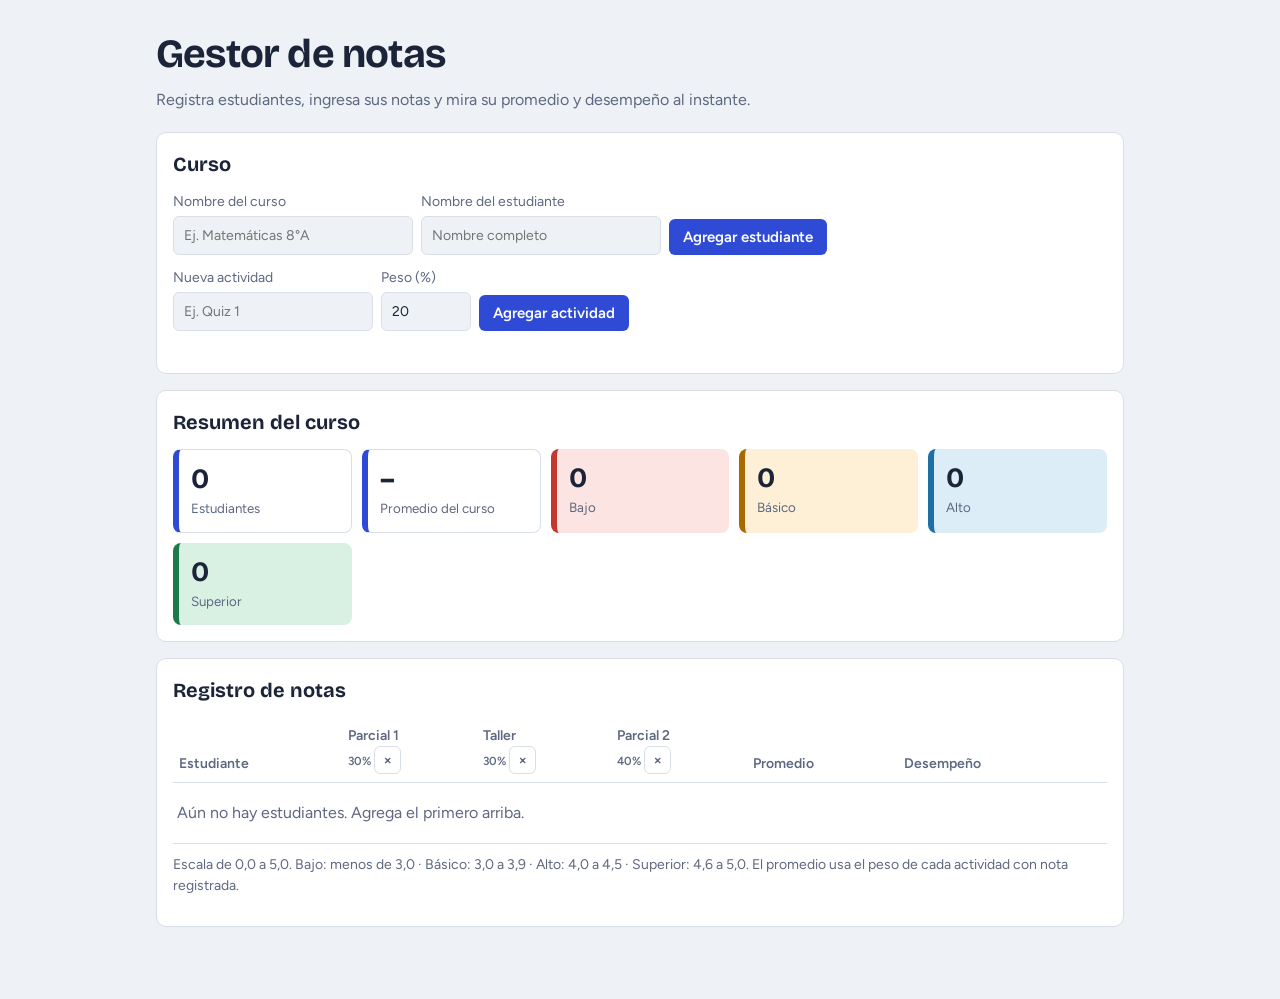
<file: index.html>
<!DOCTYPE html>
<html lang="es">
<head>
<meta charset="utf-8">
<meta name="viewport" content="width=device-width, initial-scale=1">
<title>Gestor de notas</title>
<link href="https://fonts.googleapis.com/css2?family=Bricolage+Grotesque:wght@500;700&family=Figtree:wght@400;600&display=swap" rel="stylesheet">
<link rel="stylesheet" href="estilo.css">
</head>
<body>
<main>
  <h1>Gestor de notas</h1>
  <p class="sub">Registra estudiantes, ingresa sus notas y mira su promedio y desempeño al instante.</p>

  <section class="card">
    <h2>Curso</h2>
    <div class="row">
      <label>Nombre del curso<input id="curso" placeholder="Ej. Matemáticas 8°A" style="width:240px"></label>
      <label>Nombre del estudiante<input id="nom" placeholder="Nombre completo" style="width:240px"></label>
      <button id="addE">Agregar estudiante</button>
    </div>
    <div class="row" style="margin-top:12px">
      <label>Nueva actividad<input id="act" placeholder="Ej. Quiz 1" style="width:200px"></label>
      <label>Peso (%)<input id="peso" type="number" min="1" max="100" value="20" style="width:90px"></label>
      <button id="addA">Agregar actividad</button>
    </div>
    <div class="err" id="err" role="alert"></div>
  </section>

  <section class="card">
    <h2>Resumen del curso</h2>
    <div class="stats" id="stats"></div>
  </section>

  <section class="card">
    <h2>Registro de notas</h2>
    <div class="wrap"><table id="tabla"></table></div>
    <p class="legend">Escala de 0,0 a 5,0. Bajo: menos de 3,0 · Básico: 3,0 a 3,9 · Alto: 4,0 a 4,5 · Superior: 4,6 a 5,0. El promedio usa el peso de cada actividad con nota registrada.</p>
  </section>
</main>
<script src="app.js"></script>
</body>
</html>
</file>
<file: estilo.css>
:root{
  --bg:#eef1f5;--card:#fff;--ink:#1b2438;--mut:#5d6881;--line:#d9dfe9;--acc:#2f4bd6;
  --c1:#c4372f;--c1b:#fbe4e2;--c2:#a86a00;--c2b:#fdf0d6;
  --c3:#1d6fa5;--c3b:#dcedf8;--c4:#1c7a4a;--c4b:#d9f1e3;
}
@media (prefers-color-scheme:dark){
  :root{
    --bg:#10141f;--card:#1a2133;--ink:#e8ecf5;--mut:#9aa6c0;--line:#2c364e;--acc:#8ea2ff;
    --c1:#ff8a82;--c1b:#3d1f1e;--c2:#f0b955;--c2b:#3a2e14;
    --c3:#7cc2f0;--c3b:#16303f;--c4:#6fd5a1;--c4b:#173326;
  }
  button:not(.ghost){color:#10141f}
}

*{box-sizing:border-box}
body{margin:0;background:var(--bg);color:var(--ink);font:400 16px/1.5 Figtree,system-ui,sans-serif}
main{max-width:1000px;margin:0 auto;padding:24px 16px 56px}
h1,h2{font-family:"Bricolage Grotesque",Figtree,sans-serif;margin:0}
h1{font-size:clamp(28px,5vw,40px);font-weight:700;letter-spacing:-.02em}
h2{font-size:20px;font-weight:700;margin-bottom:12px}
.sub{color:var(--mut);margin:4px 0 20px}

.card{background:var(--card);border:1px solid var(--line);border-radius:10px;padding:16px;margin-bottom:16px}
.row{display:flex;gap:8px;flex-wrap:wrap;align-items:end}
label{display:flex;flex-direction:column;font-size:14px;color:var(--mut);gap:4px}
input{font:inherit;color:var(--ink);background:var(--bg);border:1px solid var(--line);border-radius:6px;padding:8px 10px;min-width:0}
input:focus-visible,button:focus-visible{outline:2px solid var(--acc);outline-offset:1px}
button{font:600 15px Figtree,sans-serif;border:0;border-radius:6px;padding:9px 14px;background:var(--acc);color:#fff;cursor:pointer}
button.ghost{background:transparent;color:var(--mut);padding:4px 8px;border:1px solid var(--line)}

/* Resumen */
.stats{display:grid;grid-template-columns:repeat(auto-fit,minmax(150px,1fr));gap:10px}
.stat{border-radius:8px;padding:12px;border-left:6px solid}
.stat b{display:block;font:700 28px "Bricolage Grotesque",sans-serif}
.stat small{color:var(--mut)}
.s0{background:var(--card);border:1px solid var(--line);border-left:6px solid var(--acc)}

/* Categorías de desempeño */
.cat1{background:var(--c1b);border-color:var(--c1);color:var(--c1)}
.cat2{background:var(--c2b);border-color:var(--c2);color:var(--c2)}
.cat3{background:var(--c3b);border-color:var(--c3);color:var(--c3)}
.cat4{background:var(--c4b);border-color:var(--c4);color:var(--c4)}
.stat.cat1,.stat.cat2,.stat.cat3,.stat.cat4{color:var(--ink)}

/* Tabla */
.wrap{overflow-x:auto}
table{border-collapse:collapse;width:100%;min-width:560px}
th,td{padding:8px 6px;text-align:left;border-bottom:1px solid var(--line);white-space:nowrap}
th{font-weight:600;color:var(--mut);font-size:14px;vertical-align:bottom}
td input.n{width:68px;text-align:center}
.pill{display:inline-block;padding:3px 10px;border-radius:99px;font-weight:600;font-size:14px;border:1px solid}
.avg{font:700 18px "Bricolage Grotesque",sans-serif}
.empty{color:var(--mut);padding:18px 4px}
.err{color:var(--c1);font-size:14px;min-height:20px;margin-top:6px}
.legend{color:var(--mut);font-size:14px;margin-top:10px}
</file>
<file: Bases/estilo.css>
:root{
  --bg:#eef1f5;--card:#fff;--ink:#1b2438;--mut:#5d6881;--line:#d9dfe9;--acc:#2f4bd6;
  --c1:#c4372f;--c1b:#fbe4e2;--c2:#a86a00;--c2b:#fdf0d6;
  --c3:#1d6fa5;--c3b:#dcedf8;--c4:#1c7a4a;--c4b:#d9f1e3;
}
@media (prefers-color-scheme:dark){
  :root{
    --bg:#10141f;--card:#1a2133;--ink:#e8ecf5;--mut:#9aa6c0;--line:#2c364e;--acc:#8ea2ff;
    --c1:#ff8a82;--c1b:#3d1f1e;--c2:#f0b955;--c2b:#3a2e14;
    --c3:#7cc2f0;--c3b:#16303f;--c4:#6fd5a1;--c4b:#173326;
  }
  button:not(.ghost){color:#10141f}
}

*{box-sizing:border-box}
body{margin:0;background:var(--bg);color:var(--ink);font:400 16px/1.5 Figtree,system-ui,sans-serif}
main{max-width:1000px;margin:0 auto;padding:24px 16px 56px}
h1,h2{font-family:"Bricolage Grotesque",Figtree,sans-serif;margin:0}
h1{font-size:clamp(28px,5vw,40px);font-weight:700;letter-spacing:-.02em}
h2{font-size:20px;font-weight:700;margin-bottom:12px}
.sub{color:var(--mut);margin:4px 0 20px}

.card{background:var(--card);border:1px solid var(--line);border-radius:10px;padding:16px;margin-bottom:16px}
.row{display:flex;gap:8px;flex-wrap:wrap;align-items:end}
label{display:flex;flex-direction:column;font-size:14px;color:var(--mut);gap:4px}
input{font:inherit;color:var(--ink);background:var(--bg);border:1px solid var(--line);border-radius:6px;padding:8px 10px;min-width:0}
input:focus-visible,button:focus-visible{outline:2px solid var(--acc);outline-offset:1px}
button{font:600 15px Figtree,sans-serif;border:0;border-radius:6px;padding:9px 14px;background:var(--acc);color:#fff;cursor:pointer}
button.ghost{background:transparent;color:var(--mut);padding:4px 8px;border:1px solid var(--line)}

/* Resumen */
.stats{display:grid;grid-template-columns:repeat(auto-fit,minmax(150px,1fr));gap:10px}
.stat{border-radius:8px;padding:12px;border-left:6px solid}
.stat b{display:block;font:700 28px "Bricolage Grotesque",sans-serif}
.stat small{color:var(--mut)}
.s0{background:var(--card);border:1px solid var(--line);border-left:6px solid var(--acc)}

/* Categorías de desempeño */
.cat1{background:var(--c1b);border-color:var(--c1);color:var(--c1)}
.cat2{background:var(--c2b);border-color:var(--c2);color:var(--c2)}
.cat3{background:var(--c3b);border-color:var(--c3);color:var(--c3)}
.cat4{background:var(--c4b);border-color:var(--c4);color:var(--c4)}
.stat.cat1,.stat.cat2,.stat.cat3,.stat.cat4{color:var(--ink)}

/* Tabla */
.wrap{overflow-x:auto}
table{border-collapse:collapse;width:100%;min-width:560px}
th,td{padding:8px 6px;text-align:left;border-bottom:1px solid var(--line);white-space:nowrap}
th{font-weight:600;color:var(--mut);font-size:14px;vertical-align:bottom}
td input.n{width:68px;text-align:center}
.pill{display:inline-block;padding:3px 10px;border-radius:99px;font-weight:600;font-size:14px;border:1px solid}
.avg{font:700 18px "Bricolage Grotesque",sans-serif}
.empty{color:var(--mut);padding:18px 4px}
.err{color:var(--c1);font-size:14px;min-height:20px;margin-top:6px}
.legend{color:var(--mut);font-size:14px;margin-top:10px}
</file>
